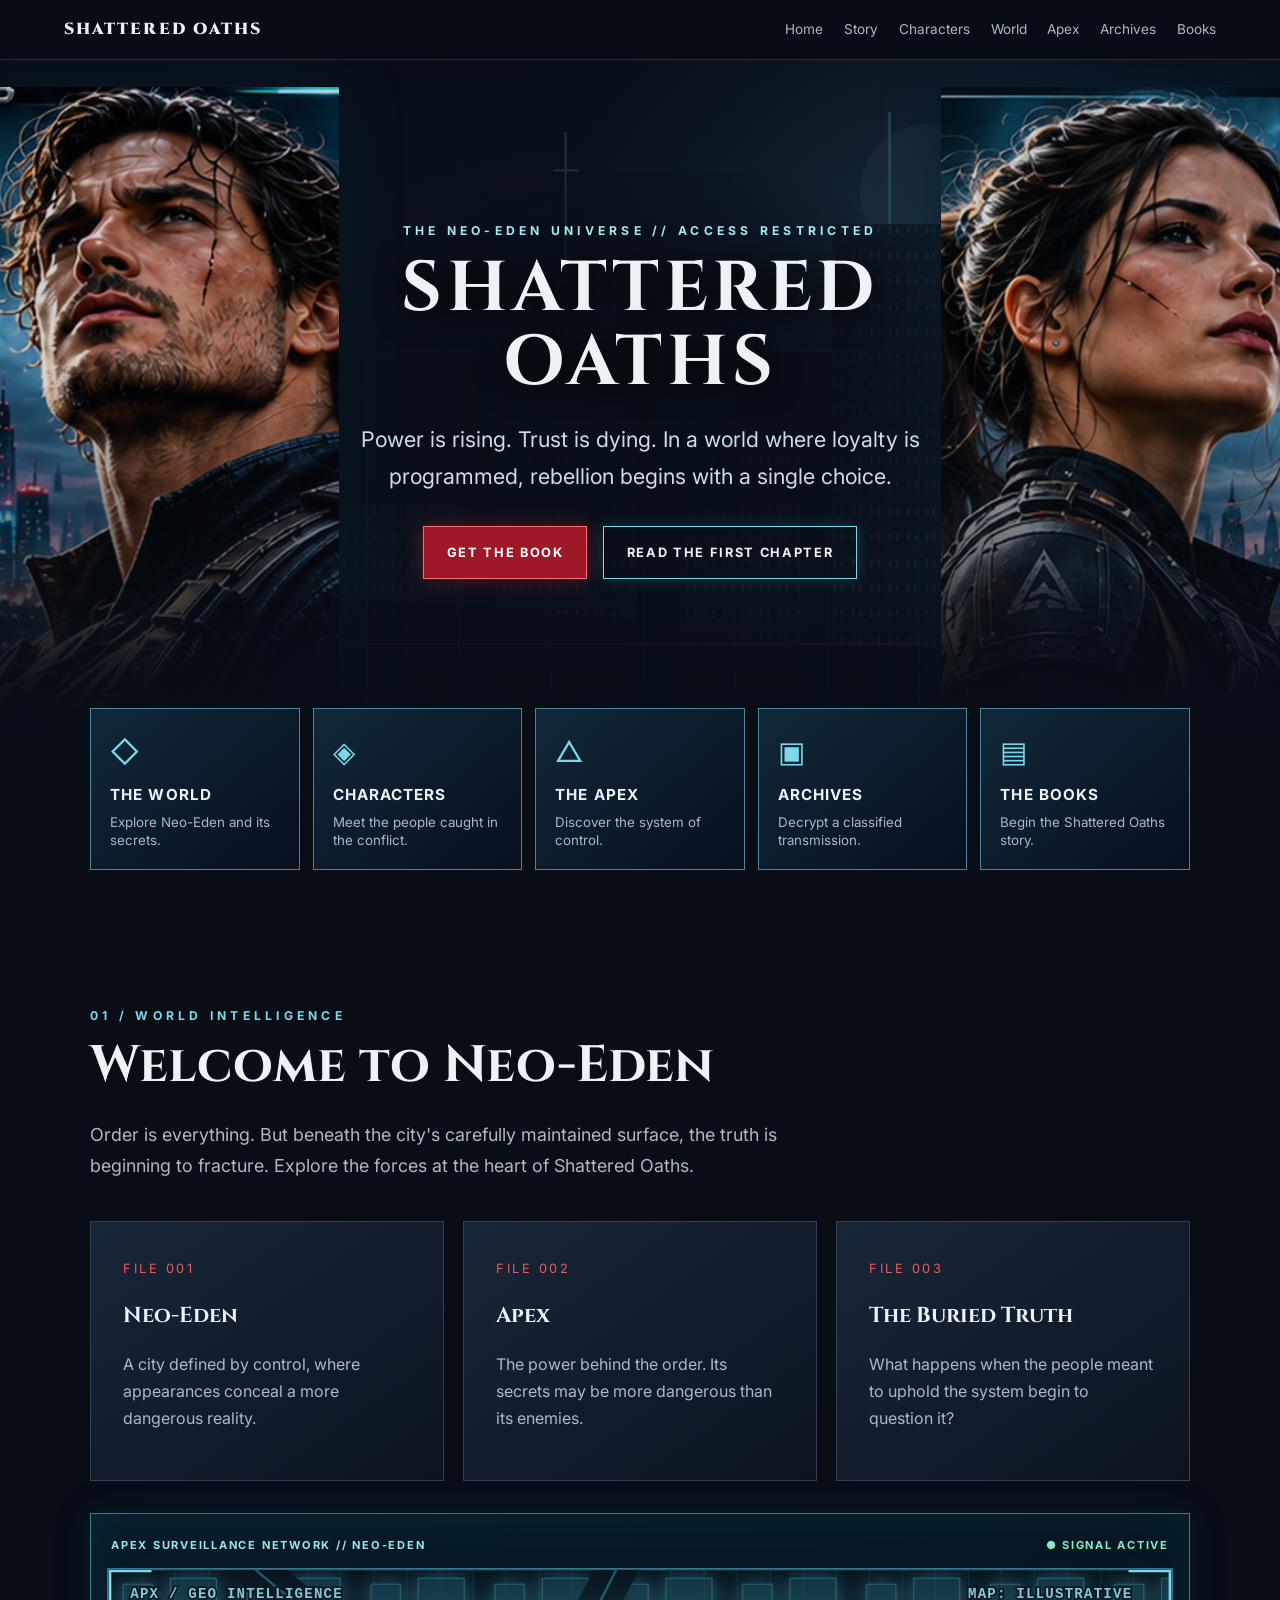
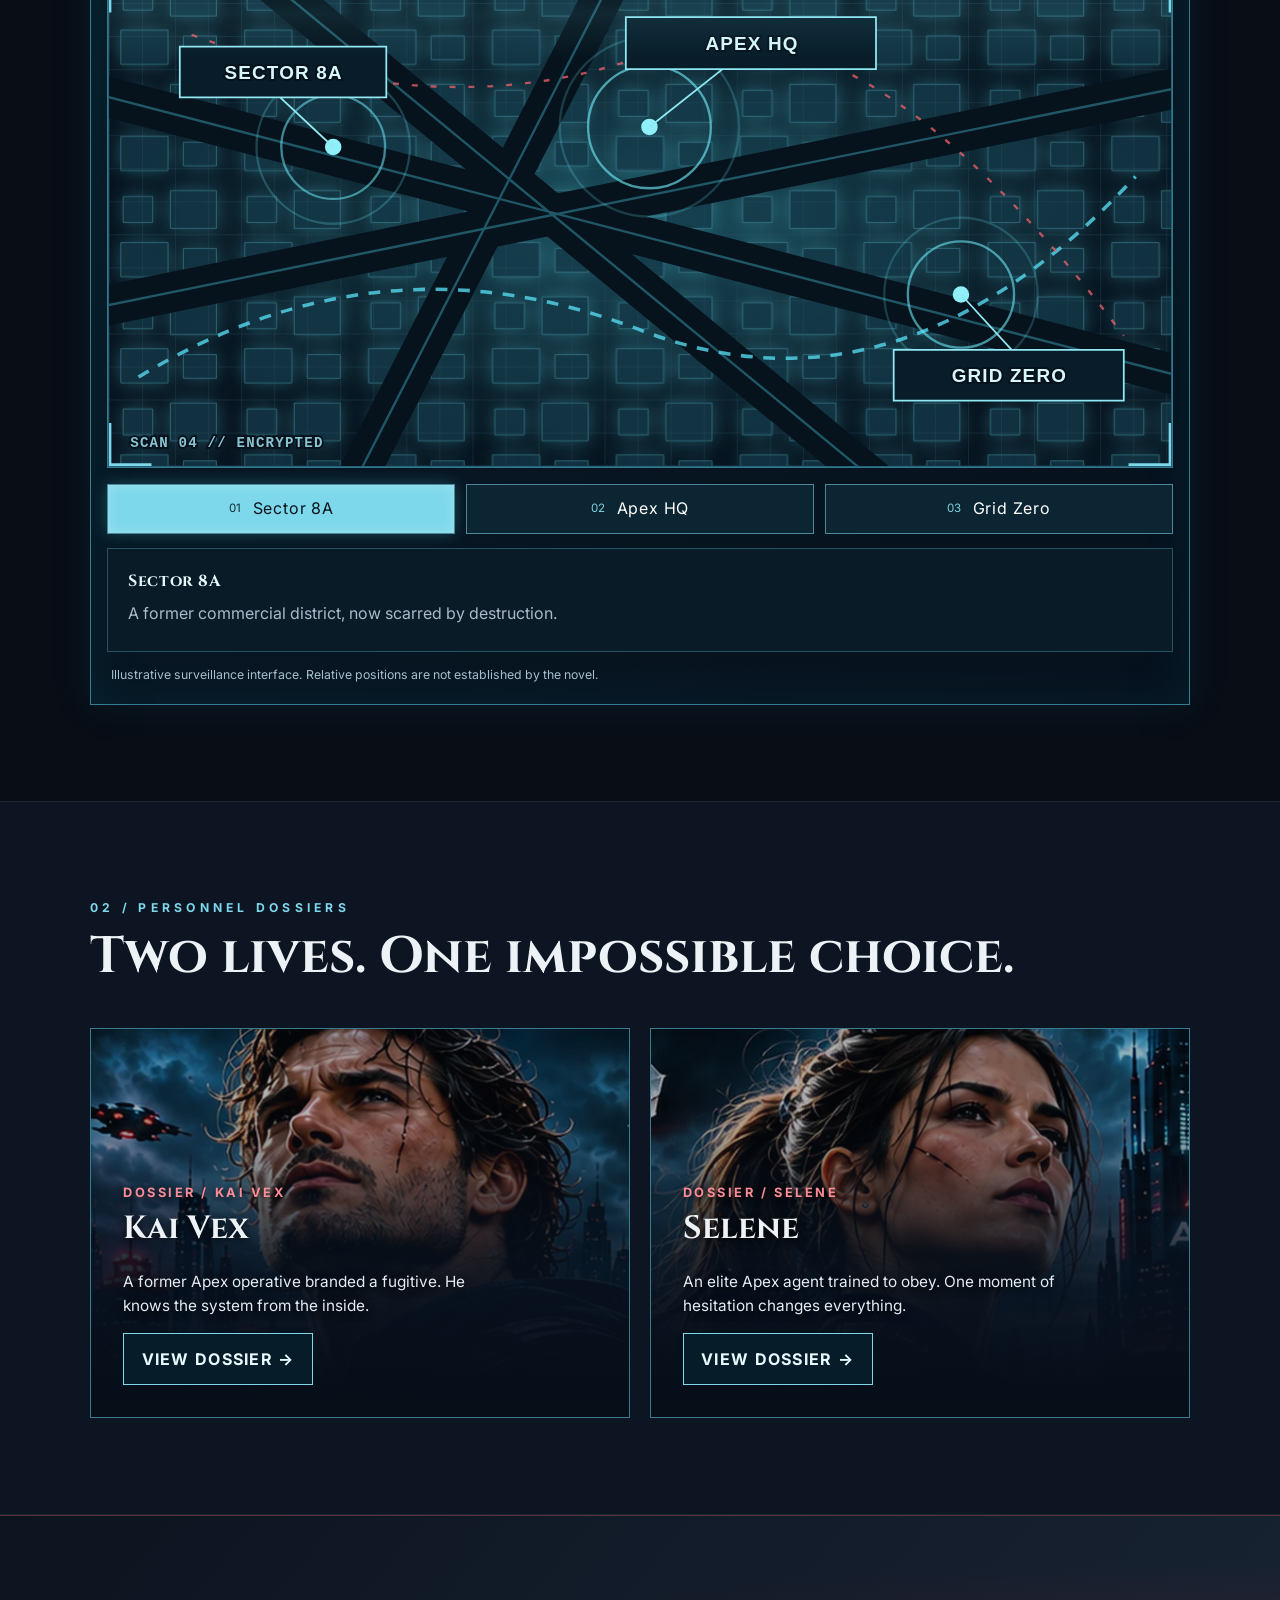
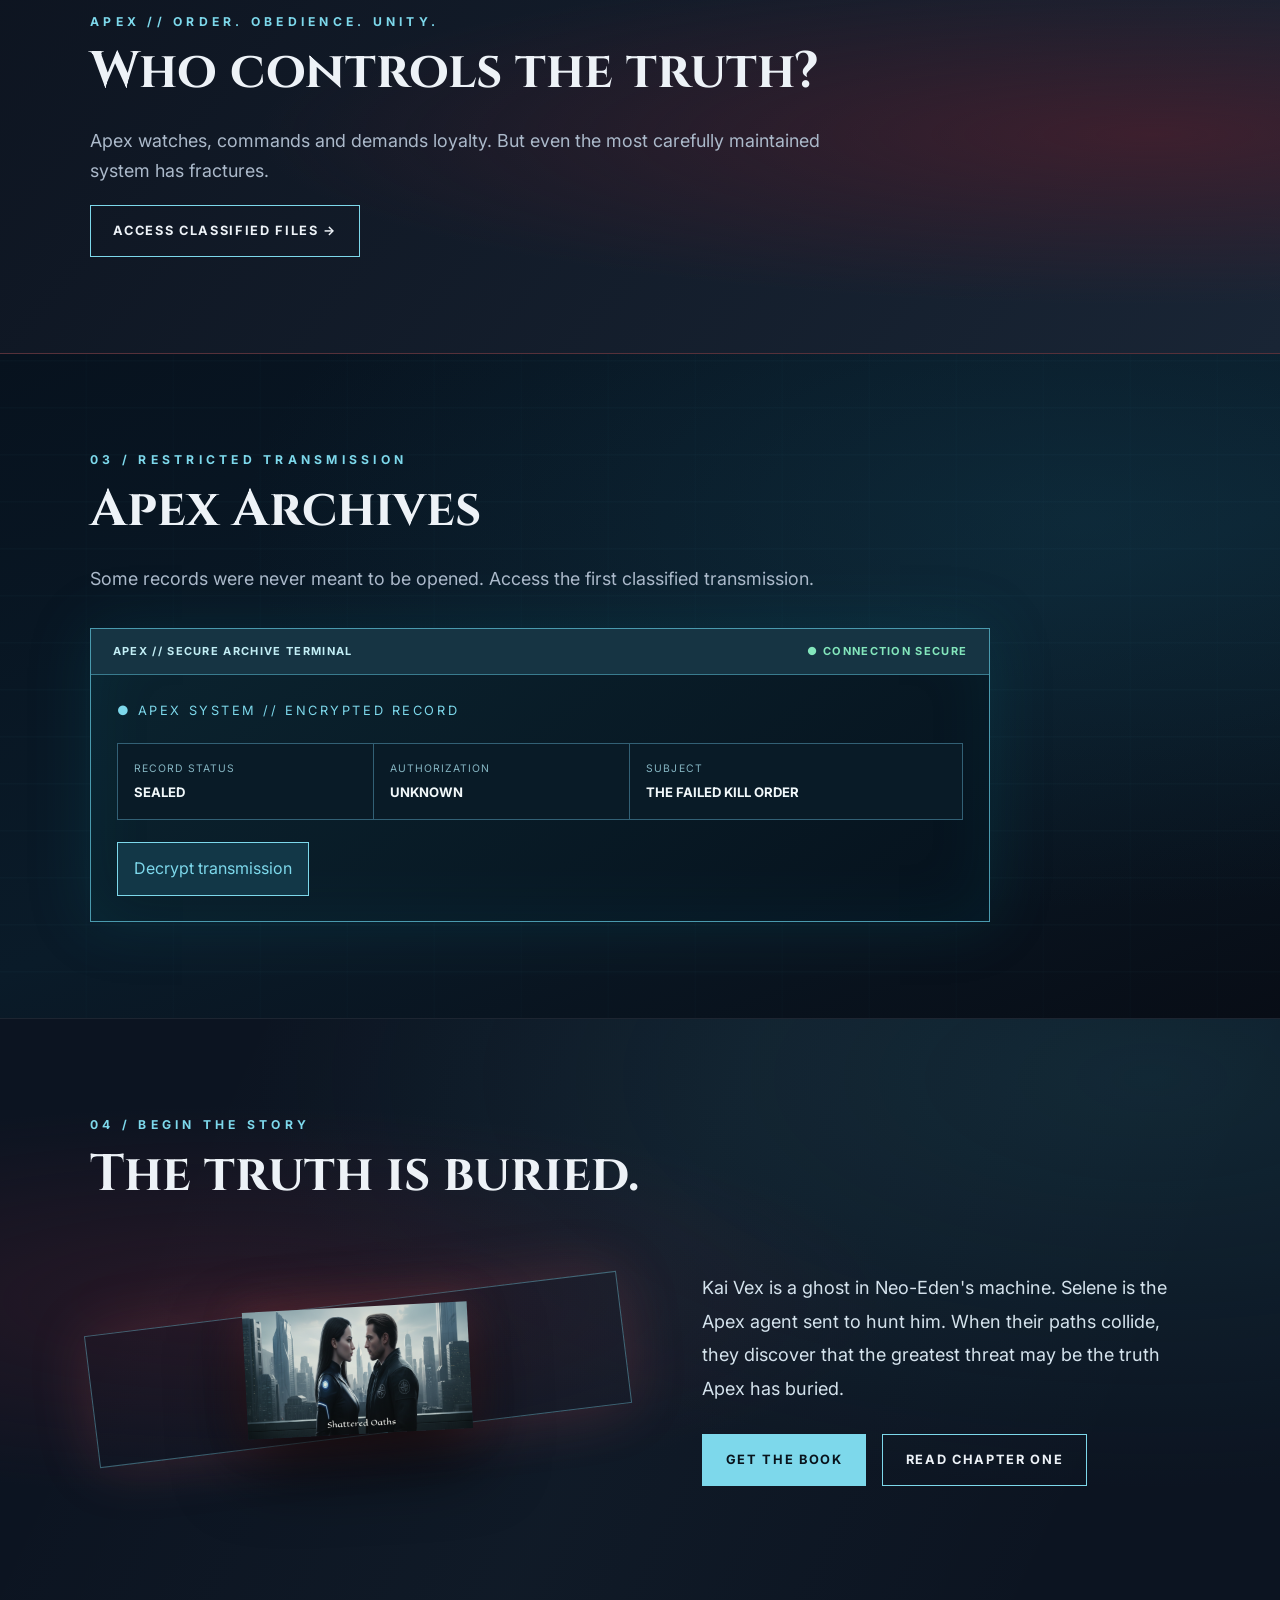
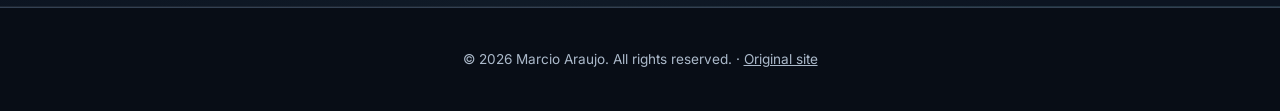
<file: index.html>
<!doctype html>
<html lang="en"><head><meta charset="utf-8"><meta name="viewport" content="width=device-width,initial-scale=1">
<meta name="description" content="Enter Neo-Eden. Explore the world, characters and secrets of Shattered Oaths, a dystopian thriller by Marcio Araujo."><meta name="theme-color" content="#080d16"><meta property="og:type" content="website"><meta property="og:title" content="Shattered Oaths | Enter Neo-Eden"><meta property="og:description" content="Power is rising. Trust is dying. Explore the Shattered Oaths universe.">
<title>Enter Neo-Eden | Shattered Oaths</title>
<link rel="preconnect" href="https://fonts.googleapis.com"><link rel="preconnect" href="https://fonts.gstatic.com" crossorigin>
<link href="https://fonts.googleapis.com/css2?family=Cinzel:wght@500;700;900&family=Inter:wght@400;500;600;700&display=swap" rel="stylesheet">
<style>
:root{color-scheme:dark;--ink:#080d16;--panel:#111b29;--line:#334052;--text:#edf2f7;--muted:#abb9ca;--cyan:#7dd8eb;--red:#e35e66}
*{box-sizing:border-box}html{scroll-behavior:smooth}body{margin:0;background:var(--ink);color:var(--text);font-family:Inter,Arial,sans-serif;line-height:1.7}a{color:inherit}button,input{font:inherit}button{cursor:pointer}a:focus-visible,button:focus-visible,input:focus-visible{outline:3px solid var(--cyan);outline-offset:4px}
.skip{position:absolute;left:-9999px}.skip:focus{left:1rem;top:1rem;z-index:99;background:#fff;color:#000;padding:.7rem}
header{position:sticky;top:0;z-index:10;background:#080d16ed;border-bottom:1px solid #ffffff20;backdrop-filter:blur(16px)}nav{max-width:1200px;margin:auto;display:flex;justify-content:space-between;align-items:center;gap:1rem;padding:1rem 1.5rem;flex-wrap:wrap}.brand{font-family:Cinzel,serif;font-weight:900;letter-spacing:.13em;text-decoration:none}nav .links{display:flex;gap:1.3rem;flex-wrap:wrap;font-size:.85rem}nav .links a{text-decoration:none;color:var(--muted)}nav .links a:hover{color:white}
.hero{min-height:85vh;display:grid;align-items:center;position:relative;overflow:hidden;background:linear-gradient(90deg,#080d16f2 0%,#080d16bc 48%,#080d1670 100%),url("assets/neo-eden-skyline.svg") center/cover no-repeat}.hero:after{content:"";position:absolute;inset:auto 0 0;height:180px;background:linear-gradient(transparent,var(--ink));pointer-events:none}.hero:before{content:"";position:absolute;inset:0;background:repeating-linear-gradient(90deg,transparent 0 90px,#8cdaed0c 91px 92px);mask-image:linear-gradient(transparent,#000)}.hero-inner{position:relative;max-width:1200px;width:100%;margin:auto;padding:6rem 1.5rem;display:grid;grid-template-columns:1.3fr .7fr;gap:4rem;align-items:center}.eyebrow{text-transform:uppercase;color:var(--cyan);font-size:.76rem;letter-spacing:.35em;font-weight:700}h1,h2,h3{font-family:Cinzel,serif;line-height:1.2}h1{font-size:clamp(3rem,7vw,6.8rem);letter-spacing:.06em;margin:.6rem 0}h2{font-size:clamp(2rem,4vw,3.4rem);margin:.5rem 0 1.5rem}h3{font-size:1.35rem}.lead{font-size:clamp(1.05rem,2vw,1.35rem);color:#d2dce8;max-width:620px}.actions{display:flex;gap:1rem;flex-wrap:wrap;margin-top:2rem}.btn{display:inline-block;text-decoration:none;border:1px solid var(--cyan);padding:.9rem 1.4rem;text-transform:uppercase;letter-spacing:.13em;font-weight:700;font-size:.8rem;background:transparent;color:var(--text)}.btn.primary{background:var(--cyan);color:#08131c}.btn:hover{filter:brightness(1.14)}.cover{position:relative;z-index:1;max-width:290px;width:100%;box-shadow:0 30px 100px #000b,0 0 80px #e35e6633;transform:rotate(2deg)}main section{padding:6rem 1.5rem}.wrap{max-width:1100px;margin:auto}.intro{max-width:760px;color:var(--muted);font-size:1.12rem}.grid{display:grid;grid-template-columns:repeat(3,minmax(0,1fr));gap:1.2rem;margin-top:2.5rem}.card{background:linear-gradient(145deg,#172637,#0d1420);border:1px solid var(--line);padding:2rem;min-height:230px}.card .num{color:var(--red);letter-spacing:.2em;font-size:.8rem}.card p{color:var(--muted)}.card{transition:transform .25s ease,border-color .25s ease}.card:hover{transform:translateY(-5px);border-color:#6aafbf}.card:focus-within{border-color:var(--cyan)}.alt{background:#0d1522;border-block:1px solid #ffffff12}.characters{grid-template-columns:repeat(2,minmax(0,1fr))}.character{min-height:320px;display:flex;flex-direction:column;justify-content:end;background:linear-gradient(145deg,#163044,#17141f)}.character:nth-child(2){background:linear-gradient(145deg,#38202b,#101b2b)}.character{position:relative;overflow:hidden;isolation:isolate}.character:before{content:"";position:absolute;inset:0;background:linear-gradient(0deg,#080d16 5%,#080d1633 65%),url("assets/character-dossiers.svg") left center/200% 100% no-repeat;z-index:-1}.character:nth-child(2):before{background-position:right center}.character h3,.character p,.character .num{position:relative;text-shadow:0 2px 8px #000}.map-panel{border:1px solid var(--line);background:#091521;padding:1rem;margin-top:2rem}.map-panel svg{display:block;width:100%;height:auto}.map-panel button{background:#0f2835;border:1px solid var(--cyan);color:white;padding:.65rem .9rem;margin:.35rem}.map-panel button[aria-pressed="true"]{background:var(--cyan);color:#08131c}.map-info{padding:1rem;border-top:1px solid var(--line);min-height:6rem}.map-info p{margin:.35rem 0;color:var(--muted)}.terminal{border:1px solid #467588;background:#07151d;padding:2rem;max-width:790px;box-shadow:0 0 70px #0b6b8430}.terminal .status{color:var(--cyan);letter-spacing:.2em;font-size:.8rem}.terminal p{color:#d2e7ee}.terminal button{background:transparent;color:var(--cyan);border:1px solid var(--cyan);padding:.75rem 1rem}.reveal{margin-top:1.2rem;padding:1.2rem;border-left:3px solid var(--red);background:#11202a}.hidden{display:none}.book{display:flex;align-items:center;gap:3rem;flex-wrap:wrap}.book img{width:210px;max-width:100%;box-shadow:0 20px 45px #0009}.book>div{flex:1;min-width:260px}.muted{color:var(--muted)}footer{text-align:center;padding:2.5rem 1rem;border-top:1px solid var(--line);color:var(--muted);font-size:.85rem}
@media(max-width:720px){.hero-inner{grid-template-columns:1fr;text-align:center;gap:2rem}.hero-inner .lead{margin-inline:auto}.actions{justify-content:center}.cover{max-width:190px}.grid,.characters{grid-template-columns:1fr}main section{padding:4rem 1.2rem}nav{justify-content:center}.brand{width:100%;text-align:center}}
@media(prefers-reduced-motion:reduce){html{scroll-behavior:auto}.card{transition:none}.card:hover{transform:none}}
.quick-nav{padding:0 1.5rem 2.5rem;margin-top:-2rem;position:relative;z-index:2}.quick-grid{display:grid;grid-template-columns:repeat(5,minmax(0,1fr));gap:.8rem}.quick-grid a{background:linear-gradient(140deg,#132a3bf0,#07111ff0);border:1px solid #4b8798;padding:1.2rem;min-height:155px;text-decoration:none;display:flex;flex-direction:column;gap:.3rem;transition:transform .2s,border-color .2s}.quick-grid a:hover{transform:translateY(-4px);border-color:#a5e7f3}.quick-grid span{font-size:1.8rem;color:var(--cyan)}.quick-grid strong{text-transform:uppercase;letter-spacing:.07em;font-size:.95rem}.quick-grid small{color:var(--muted);line-height:1.4}.apex-banner{background:radial-gradient(ellipse at 90% 50%,#5e1d2b88,transparent 55%),linear-gradient(130deg,#0d1420,#192535);border-block:1px solid #56313a}.hero{min-height:76vh}.hero-inner h1{font-size:clamp(3.5rem,8vw,7.5rem);text-shadow:0 4px 30px #000}.hero .cover{transform:none;box-shadow:0 30px 100px #000c,0 0 55px #e35e6655}.hero .btn.primary{background:#9e1827;border-color:#ff6b73;color:white;box-shadow:0 0 20px #ef334b55}.hero .btn:not(.primary){box-shadow:0 0 15px #3bd5ef35}.character{min-height:380px}@media(max-width:900px){.quick-grid{grid-template-columns:repeat(3,minmax(0,1fr))}}@media(max-width:720px){.quick-grid{grid-template-columns:repeat(2,minmax(0,1fr))}.quick-nav{margin-top:0}}@media(max-width:420px){.quick-grid{grid-template-columns:1fr}.quick-grid a{min-height:100px}}@media(prefers-reduced-motion:reduce){.quick-grid a{transition:none}.quick-grid a:hover{transform:none}}.hero-figure{position:absolute;top:4%;bottom:0;width:29%;background-image:linear-gradient(0deg,#080d16 2%,transparent 45%),url("assets/character-dossiers.svg");background-repeat:no-repeat;background-size:auto,200% 100%;opacity:.54;filter:drop-shadow(0 0 30px #061b28);pointer-events:none}.hero-kai{left:-5%;background-position:center,left center}.hero-selene{right:-5%;background-position:center,right center}.hero-inner{grid-template-columns:1fr 220px;gap:1rem;max-width:960px;z-index:1}.hero-inner>div:first-child{text-align:center}.hero-inner .lead{margin-inline:auto}.hero-inner .actions{justify-content:center}.hero-inner h1{font-size:clamp(3rem,6vw,6rem);line-height:1.05}.hero .cover{max-width:190px}.hero{min-height:680px}.dossier-button{align-self:start;background:#061c28;border:1px solid var(--cyan);color:#e7faff;padding:.7rem 1.1rem;text-transform:uppercase;letter-spacing:.08em;font-weight:700}.dossier-button:hover{background:#1c4857}.dossier-detail{margin-top:1rem;padding:1.5rem;background:#091b27;border:1px solid #457d8b}.dossier-detail p{color:var(--muted)}.map-panel{box-shadow:inset 0 0 65px #1a718029}.map-panel svg{background:radial-gradient(ellipse at 60% 50%,#164457,#06111e 75%);filter:drop-shadow(0 0 9px #1c778a33)}.map-panel svg rect:not(:first-child){filter:drop-shadow(0 0 8px #53bbce80)}@media(max-width:900px){.hero-figure{width:36%;opacity:.26}.hero-inner{grid-template-columns:1fr;max-width:740px}.hero .cover{display:none}.hero{min-height:560px}}@media(max-width:600px){.hero-figure{opacity:.14}.hero-inner h1{font-size:clamp(2.8rem,12vw,4.4rem)}.hero-inner{padding:4rem 1.2rem}.hero{min-height:520px}}.city-map{border:1px solid #246277;background:#06121c}.city-map text{font-weight:700;letter-spacing:1px;paint-order:stroke;stroke:#06111c;stroke-width:3px}.map-choice{transition:background-color .2s,box-shadow .2s}.map-choice:hover,.map-choice:focus-visible{box-shadow:0 0 16px #59d5e488}.map-choice[aria-pressed="true"]{box-shadow:0 0 18px #3bbdd988}.dossier-button:focus-visible{outline:3px solid #fff;outline-offset:3px}.character{border:1px solid #347a8d}.hero-inner .eyebrow{color:#a8eaf3}.hero .lead{max-width:600px}.quick-grid a:focus-visible{outline:3px solid var(--cyan);outline-offset:4px}body{overflow-x:hidden}@media(prefers-reduced-motion:reduce){.map-choice{transition:none}}.menu-toggle{display:none;background:#0c2230;border:1px solid var(--cyan);color:white;padding:.5rem .9rem}.links a{position:relative}.links a:hover:after,.links a:focus-visible:after{content:"";position:absolute;bottom:-.4rem;left:0;right:0;height:2px;background:var(--cyan)}section[id]{scroll-margin-top:95px}.hero-figure{background-color:transparent}.map-panel button{min-height:44px}.dossier-button{min-height:44px}@media(max-width:760px){nav{justify-content:space-between}.brand{width:auto;text-align:left}.menu-toggle{display:block}nav .links{display:none;width:100%;flex-direction:column;gap:0;padding:.4rem 0}nav .links.open{display:flex}nav .links a{padding:.65rem .3rem;border-bottom:1px solid #263746}.hero{min-height:560px}section[id]{scroll-margin-top:80px}}@media(max-width:420px){.brand{font-size:.83rem}.menu-toggle{font-size:.8rem}.map-panel{padding:.6rem}.map-panel button{width:100%;margin:.3rem 0}}.hero-inner h1{text-wrap:balance}.hero-inner .actions{justify-content:center}.hero-figure{isolation:isolate}.character{overflow:hidden}.character:before{pointer-events:none}@media(max-width:760px){.hero-figure{width:48%;top:10%;opacity:.20}.hero-inner{position:relative;z-index:2}}/* Realistic portraits now stored in the repository. */
.hero-kai{background-image:linear-gradient(0deg,#080d16 2%,transparent 55%),url("assets/kai-vex-portrait.webp");background-position:center,center 24%;background-size:auto,cover}
.hero-selene{background-image:linear-gradient(0deg,#080d16 2%,transparent 55%),url("assets/selene-portrait.webp");background-position:center,center 24%;background-size:auto,cover}
.character:first-child:before{background-image:linear-gradient(0deg,#080d16 5%,#080d1633 65%),url("assets/kai-vex-portrait.webp");background-position:center,center 25%;background-size:auto,cover}
.character:nth-child(2):before{background-image:linear-gradient(0deg,#080d16 5%,#080d1633 65%),url("assets/selene-portrait.webp");background-position:center,center 25%;background-size:auto,cover}
@media(min-width:901px){.hero-figure{width:31%;opacity:.8}.hero-kai{left:-2%}.hero-selene{right:-2%}.hero-inner{max-width:860px;grid-template-columns:1fr;justify-items:center}.hero-inner>div:last-child{display:none}.hero-inner>div:first-child{padding:2.5rem 0;background:radial-gradient(ellipse,#080d16c7 0%,#080d1650 55%,transparent 75%)}}
@media(max-width:900px){.hero-figure{opacity:.38}}
@media(max-width:600px){.hero-figure{width:55%;opacity:.22}.hero-kai{left:-17%}.hero-selene{right:-17%}}

/* Mobile-first cinematic hero and reliable sticky navigation. */
header{z-index:50}
@media(max-width:760px){
  header nav{padding:.75rem 1rem;min-height:58px;flex-wrap:nowrap}
  header .brand{font-size:.84rem;white-space:nowrap}
  .menu-toggle{min-height:40px;flex-shrink:0}
  nav .links{position:absolute;top:100%;left:0;right:0;width:auto;padding:.5rem 1rem 1rem;background:#08121ef7;border-bottom:1px solid #4b8798;box-shadow:0 20px 35px #0009;max-height:calc(100dvh - 60px);overflow-y:auto}
  nav .links.open{display:flex}
  section[id],#top{scroll-margin-top:76px}
  .hero{min-height:650px;min-height:min(740px,calc(100svh - 58px));display:flex;align-items:flex-end;isolation:isolate;background-position:center;background-size:cover}
  .hero:before{z-index:1;opacity:.4}
  .hero:after{height:70%;z-index:1;background:linear-gradient(0deg,#080d16 1%,#080d16ed 25%,#080d1670 65%,transparent 100%)}
  .hero-figure{top:0;bottom:auto;height:72%;width:59%;opacity:.9;filter:none;background-repeat:no-repeat;background-size:auto,cover}
  .hero-kai{left:-5%;background-position:center,58% 22%;mask-image:linear-gradient(90deg,#000 65%,transparent 100%)}
  .hero-selene{right:-5%;background-position:center,40% 22%;mask-image:linear-gradient(270deg,#000 65%,transparent 100%)}
  .hero-inner{z-index:3;display:block;padding:0 1.15rem 3rem;max-width:560px}
  .hero-inner>div:first-child{padding:0;background:none}
  .hero-inner .eyebrow{font-size:.61rem;letter-spacing:.19em;line-height:1.5}
  .hero-inner h1{font-size:clamp(2.65rem,11vw,4.6rem);line-height:1.04;margin:.65rem 0;text-shadow:0 3px 18px #000,0 0 38px #000}
  .hero-inner .lead{font-size:.95rem;line-height:1.55;max-width:390px;margin:.85rem auto 0;color:#eef4fa;text-shadow:0 2px 12px #000}
  .hero-inner .actions{gap:.7rem;margin-top:1.4rem}
  .hero-inner .btn{padding:.8rem 1rem;font-size:.68rem;letter-spacing:.07em}
  .quick-nav{padding-top:1.2rem}
  #characters h2{font-size:clamp(1.7rem,6.5vw,2.7rem);overflow-wrap:normal}
}
@media(max-width:420px){
  .hero{min-height:590px;min-height:max(590px,calc(100svh - 58px))}
  .hero-figure{height:65%;width:64%}
  .hero-kai{left:-10%}
  .hero-selene{right:-10%}
  .hero-inner{padding-bottom:2.4rem}
  .hero-inner h1{font-size:clamp(2.35rem,11vw,3.2rem)}
  .hero-inner .actions{flex-direction:column;align-items:center}
  .hero-inner .actions .btn{min-width:190px;text-align:center}
}

/* Portrait composition, readable dossiers and classified-file presentation. */
@media(min-width:901px){
 .hero-figure{width:28%;opacity:.83}
 .hero-kai{left:-1.5%}.hero-selene{right:-1.5%}
 .hero-inner{max-width:790px}
 .hero-inner>div:first-child{padding:3rem 1.5rem;background:radial-gradient(ellipse,#080d16e8 0%,#080d16b8 45%,transparent 78%)}
 .hero-inner h1{font-size:clamp(3.7rem,5.5vw,5.8rem)}
}
.character{padding:2rem;min-height:390px;border-color:#397c90}
.character:after{content:"";position:absolute;inset:0;z-index:-1;pointer-events:none;background:linear-gradient(0deg,#060e18f5 0%,#07111edb 32%,#07111e22 78%)}
.character h3{font-size:clamp(1.45rem,2.5vw,2rem);margin:.4rem 0}
.character p{max-width:39ch;color:#e3edf5;line-height:1.55;font-size:.96rem}
.character .num{color:#ff8c97;font-weight:700}
.dossier-button{position:relative;z-index:1}
.dossier-detail{position:relative;overflow:hidden;border:1px solid #6ebdd1;background:linear-gradient(145deg,#0b2330,#08131f);padding:1.7rem 2rem;box-shadow:inset 0 0 45px #0b7b9b19,0 12px 35px #0005}
.dossier-detail:before{content:"APEX // RESTRICTED PERSONNEL FILE";display:block;color:#7dd8eb;font-size:.7rem;font-weight:700;letter-spacing:.2em;margin-bottom:1.1rem}
.dossier-detail:after{content:"CLASSIFIED";position:absolute;right:-2rem;top:1.2rem;transform:rotate(25deg);border:1px solid #e35e6680;color:#ff8c97;padding:.3rem 2.4rem;font-size:.65rem;letter-spacing:.22em;opacity:.7;pointer-events:none}
.dossier-detail strong{display:block;font-family:Cinzel,serif;font-size:clamp(1.25rem,2.5vw,1.75rem);letter-spacing:.04em;padding-right:5rem}
.dossier-detail p{max-width:70ch;font-size:1rem;line-height:1.7;color:#d6e7ef;margin-bottom:0}
@media(max-width:760px){
 .character{min-height:400px;padding:1.35rem}
 .character p{font-size:.95rem}
 .dossier-detail{padding:1.3rem}
 .dossier-detail:after{opacity:.35}
 .dossier-detail strong{padding-right:2rem}
}

/* Classified Neo-Eden surveillance display. */
.map-panel{padding:1rem;background:linear-gradient(145deg,#071b27,#06111d);border:1px solid #367d91;box-shadow:0 0 35px #0c5d7430,inset 0 0 45px #0d688025}
.map-topline{display:flex;justify-content:space-between;gap:1rem;flex-wrap:wrap;color:#9ce4ef;letter-spacing:.16em;font-size:.69rem;font-weight:700;padding:.35rem .25rem .85rem}
.map-live{color:#85efc4;white-space:nowrap}
.map-stage{position:relative;overflow:hidden;border:1px solid #34788d;background:#06121d}
.map-stage .city-map{display:block;width:100%;height:auto;background:none;filter:none}
.map-scanline{position:absolute;left:0;right:0;top:0;height:18%;pointer-events:none;background:linear-gradient(transparent,#74e5f018,transparent);animation:surveillance-scan 9s linear infinite}
@keyframes surveillance-scan{from{transform:translateY(-100%)}to{transform:translateY(650%)}}
.map-controls{display:grid;grid-template-columns:repeat(3,minmax(0,1fr));gap:.65rem;margin-top:1rem}
.map-controls .map-choice{margin:0;width:100%;min-height:48px;text-align:left;display:flex;gap:.65rem;align-items:center;justify-content:center;background:#0c2532;border-color:#4b8999;letter-spacing:.05em}
.map-controls .map-choice span{color:#81cfe1;font-size:.72rem}
.map-controls .map-choice[aria-pressed=true] span{color:#102b34}
.map-info{margin-top:.9rem;background:#081b27;border:1px solid #285365;padding:1.1rem 1.25rem;min-height:90px}
.map-info strong{font-family:Cinzel,serif;color:#e7faff;letter-spacing:.04em}
.map-disclaimer{font-size:.77rem;color:#a5bfcc;line-height:1.5;margin:.9rem .25rem .2rem}
@media(max-width:600px){.map-panel{padding:.65rem}.map-topline{font-size:.56rem;letter-spacing:.09em}.map-controls{grid-template-columns:1fr;gap:.45rem}.map-controls .map-choice{justify-content:flex-start;padding:.65rem .85rem}.map-info{padding:1rem}.map-stage .city-map{min-height:170px;object-fit:cover}}
@media(prefers-reduced-motion:reduce){.map-scanline{animation:none;display:none}}

/* Cinematic finish: subtle motion, tactile interactions, and accessible fallbacks. */
.hero{background-attachment:scroll}
.hero:before{animation:hero-grid-drift 24s ease-in-out infinite alternate}
.hero-figure{transition:opacity .65s ease,filter .65s ease;will-change:auto}
.hero .eyebrow{animation:hero-arrive .8s ease-out both}
.hero h1{animation:hero-arrive .95s .12s ease-out both}
.hero .lead{animation:hero-arrive .95s .25s ease-out both}
.hero .actions{animation:hero-arrive .95s .38s ease-out both}
@keyframes hero-arrive{from{opacity:0;transform:translateY(16px)}to{opacity:1;transform:translateY(0)}}
@keyframes hero-grid-drift{from{opacity:.35;transform:translateX(-8px)}to{opacity:.65;transform:translateX(8px)}}
.btn,.dossier-button,.terminal button,.map-controls .map-choice,.menu-toggle{transition:background-color .2s ease,border-color .2s ease,box-shadow .2s ease,transform .2s ease}
.btn:hover,.dossier-button:hover,.terminal button:hover{transform:translateY(-2px);box-shadow:0 5px 24px #2cc4df33}
.btn:active,.dossier-button:active,.terminal button:active,.map-controls .map-choice:active{transform:translateY(1px)}
.map-controls .map-choice:hover{border-color:#9feeff;box-shadow:0 0 16px #54d9ee38}
.map-controls .map-choice[aria-pressed=true]{box-shadow:inset 0 0 12px #fff4,0 0 16px #54d9ee44}
.dossier-detail:not(.hidden),.reveal:not(.hidden){animation:classified-reveal .35s ease-out both}
@keyframes classified-reveal{from{opacity:0;transform:translateY(8px)}to{opacity:1;transform:translateY(0)}}
.quick-grid a{position:relative;overflow:hidden}
.quick-grid a:before{content:"";position:absolute;inset:0;background:linear-gradient(110deg,transparent 30%,#9debf00d 50%,transparent 70%);transform:translateX(-120%);transition:transform .6s ease;pointer-events:none}
.quick-grid a:hover:before,.quick-grid a:focus-visible:before{transform:translateX(120%)}
@media(hover:none){.quick-grid a:hover,.card:hover,.btn:hover,.dossier-button:hover,.terminal button:hover{transform:none}}
@media(prefers-reduced-motion:reduce){
 .hero:before,.hero .eyebrow,.hero h1,.hero .lead,.hero .actions,.dossier-detail:not(.hidden),.reveal:not(.hidden){animation:none!important;transform:none!important;opacity:1!important}
 .btn,.dossier-button,.terminal button,.map-controls .map-choice,.menu-toggle,.hero-figure,.quick-grid a:before{transition:none!important}
 .quick-grid a:before{display:none}
}

/* Final mobile layout corrections and cinematic closing sections. */
html{scroll-padding-top:110px}
#top,section[id]{scroll-margin-top:110px}
#archives{position:relative;isolation:isolate;background:radial-gradient(ellipse at 85% 25%,#15485b55,transparent 55%),linear-gradient(160deg,#07121e,#0a1b29 55%,#080d16)}
#archives:before{content:"";position:absolute;inset:0;z-index:-1;pointer-events:none;opacity:.25;background:repeating-linear-gradient(0deg,transparent 0 45px,#6bd8ed16 46px 47px),repeating-linear-gradient(90deg,transparent 0 85px,#6bd8ed0b 86px 87px)}
#archives .wrap{position:relative}
#archives .terminal{max-width:900px;margin-top:2.1rem;padding:0;background:linear-gradient(145deg,#0b2430,#06121d);border-color:#4a9aae;box-shadow:0 0 60px #0c80912b,inset 0 0 65px #0b78951b;overflow:hidden}
.terminal-chrome{display:flex;justify-content:space-between;gap:.6rem;flex-wrap:wrap;padding:.8rem 1.35rem;background:#163443;border-bottom:1px solid #397b8e;font-size:.69rem;letter-spacing:.12em;font-weight:700;color:#c2eef5}
.terminal-indicator{color:#83e6bc}
#archives .terminal>.status{padding:1.6rem 1.6rem .6rem}
.record-meta{display:grid;grid-template-columns:1fr 1fr 1.3fr;gap:1px;background:#326075;margin:.7rem 1.6rem 1.4rem;border:1px solid #326075}
.record-meta>div{background:#091b27;padding:1rem;min-width:0}
.record-meta small{display:block;color:#85b5c2;letter-spacing:.1em;font-size:.65rem}
.record-meta strong{display:block;color:#f1f8fa;font-size:.82rem;line-height:1.5;margin-top:.35rem;overflow-wrap:anywhere}
#archives .terminal>button{margin:0 1.6rem 1.6rem;min-height:46px;background:#123747}
#archives .terminal>.reveal{margin:0 1.6rem 1.6rem}
#book{position:relative;isolation:isolate;overflow:hidden;background:radial-gradient(ellipse at 18% 48%,#4c1c2c6b,transparent 45%),radial-gradient(ellipse at 90% 10%,#1c52604d,transparent 55%),#0c1421}
#book:before{content:"";position:absolute;inset:0;z-index:-1;pointer-events:none;background:linear-gradient(115deg,transparent 15%,#86d9e808 50%,transparent 85%)}
#book .book-shell{position:relative}
#book .book{gap:clamp(2rem,6vw,5rem);padding:1.5rem 0}
.book-cover-frame{flex:0 0 265px;min-width:0;display:flex;justify-content:center;align-items:center;position:relative;padding:1.5rem}
.book-cover-frame:before{content:"";position:absolute;inset:12% 0;border:1px solid #7dd8eb66;transform:rotate(-7deg);box-shadow:0 0 60px #e35e6633;pointer-events:none}
#book .book img{position:relative;z-index:1;width:225px;max-width:100%;box-shadow:0 28px 70px #000c,0 0 40px #e35e6640;transform:rotate(-3deg)}
#book .book-copy{flex:1;min-width:0}
#book .book-copy .intro{color:#d4e2ec;font-size:1.13rem;line-height:1.85}
#book .actions{margin-top:1.8rem}
@media(max-width:760px){
 html{scroll-padding-top:105px}
 #top,section[id]{scroll-margin-top:105px}
 .hero{height:auto;min-height:0;display:block;padding-top:clamp(245px,47svh,370px);background-position:center}
 .hero-figure{height:clamp(275px,53svh,410px);width:57%;top:0;opacity:.92}
 .hero:after{height:78%;background:linear-gradient(0deg,#080d16 1%,#080d16f2 25%,#080d1699 57%,transparent 100%)}
 .hero-inner{padding:0 1.15rem 2.2rem}
 .hero-inner h1{position:relative;z-index:2;text-shadow:0 4px 16px #000,0 0 35px #000}
 .hero-inner .eyebrow{position:relative;z-index:2}
 .hero-inner .actions{margin-bottom:0}
 .quick-nav{padding-top:1rem}
 #archives .terminal{margin-top:1.5rem}
 .record-meta{grid-template-columns:1fr;margin:.6rem 1rem 1.2rem}
 .record-meta>div{padding:.8rem 1rem}
 #archives .terminal>.status{padding:1.2rem 1rem .4rem}
 #archives .terminal>button{margin:0 1rem 1.2rem}
 #archives .terminal>.reveal{margin:0 1rem 1.2rem}
 .terminal-chrome{padding:.8rem 1rem;font-size:.61rem}
 #book .book{flex-direction:column;gap:1rem;padding:.6rem 0}
 .book-cover-frame{flex:auto;width:min(260px,100%);padding:1.3rem}
 #book .book img{width:190px}
 #book .book-copy{text-align:center}
 #book .book-copy .intro{font-size:1rem;line-height:1.7}
 #book .actions{justify-content:center}
}
@media(max-width:420px){
 .hero{min-height:0;padding-top:clamp(225px,42svh,315px)}
 .hero-figure{height:clamp(255px,48svh,350px);width:60%}
 .hero-inner{padding-bottom:2rem}
 .hero-inner h1{font-size:clamp(2.4rem,11vw,3.25rem)}
}
@media(prefers-reduced-motion:reduce){#book .book img{transition:none}}
</style></head>
<body><a class="skip" href="#main">Skip to content</a><header><nav aria-label="Main navigation"><a class="brand" href="#top">SHATTERED OATHS</a><button class="menu-toggle" type="button" aria-expanded="false" aria-controls="primary-links">☰ Menu</button><div class="links" id="primary-links"><a href="#top">Home</a><a href="#story">Story</a><a href="#characters">Characters</a><a href="#world">World</a><a href="#apex">Apex</a><a href="#archives">Archives</a><a href="#book">Books</a></div></nav></header>
<main id="main"><div class="hero" id="top"><div class="hero-figure hero-kai" aria-hidden="true"></div><div class="hero-figure hero-selene" aria-hidden="true"></div><div class="hero-inner"><div><div class="eyebrow">The Neo-Eden Universe // Access Restricted</div><h1>SHATTERED<br>OATHS</h1><p class="lead">Power is rising. Trust is dying. In a world where loyalty is programmed, rebellion begins with a single choice.</p><div class="actions"><a class="btn primary" href="https://books2read.com/ShatteredOaths" target="_blank" rel="noopener noreferrer">Get the book</a><a class="btn" href="https://drive.google.com/file/d/1YFESrj3gQ0oxcV_wt1xJbCTm7XMi0b2G/view?usp=sharing" target="_blank" rel="noopener noreferrer">Read the first chapter</a></div></div><div><img class="cover" src="cover.jpg.png" alt="Cover of Shattered Oaths by Marcio Araujo" width="400"></div></div></div>
<section id="story" class="quick-nav"><div class="wrap"><div class="quick-grid"><a href="#world"><span>◇</span><strong>The World</strong><small>Explore Neo-Eden and its secrets.</small></a><a href="#characters"><span>◈</span><strong>Characters</strong><small>Meet the people caught in the conflict.</small></a><a href="#apex"><span>△</span><strong>The Apex</strong><small>Discover the system of control.</small></a><a href="#archives"><span>▣</span><strong>Archives</strong><small>Decrypt a classified transmission.</small></a><a href="#book"><span>▤</span><strong>The Books</strong><small>Begin the Shattered Oaths story.</small></a></div></div></section><section id="world"><div class="wrap"><div class="eyebrow">01 / World intelligence</div><h2>Welcome to Neo-Eden</h2><p class="intro">Order is everything. But beneath the city's carefully maintained surface, the truth is beginning to fracture. Explore the forces at the heart of Shattered Oaths.</p><div class="grid"><article class="card"><span class="num">FILE 001</span><h3>Neo-Eden</h3><p>A city defined by control, where appearances conceal a more dangerous reality.</p></article><article class="card"><span class="num">FILE 002</span><h3>Apex</h3><p>The power behind the order. Its secrets may be more dangerous than its enemies.</p></article><article class="card"><span class="num">FILE 003</span><h3>The Buried Truth</h3><p>What happens when the people meant to uphold the system begin to question it?</p></article></div><div class="map-panel"><div class="map-topline"><span>APEX SURVEILLANCE NETWORK // NEO-EDEN</span><span class="map-live">● SIGNAL ACTIVE</span></div><div class="map-stage"><svg class="city-map" viewBox="0 0 900 420" role="img" aria-label="Illustrative classified Neo-Eden surveillance display showing Sector 8A, Apex Headquarters, and Command Grid Zero. Select locations using the buttons beneath the map."><defs><pattern id="grid" width="28" height="28" patternUnits="userSpaceOnUse"><path d="M28 0H0V28" fill="none" stroke="#2b5365" stroke-width=".8"/></pattern><pattern id="blocks" width="105" height="90" patternUnits="userSpaceOnUse"><path d="M12 12h25v22H12zM52 7h39v32H52zM10 51h40v29H10zM63 56h28v20H63z" fill="#153b4b" stroke="#3b8192" stroke-width=".8"/></pattern><radialGradient id="scanGlow"><stop stop-color="#1e6778" stop-opacity=".5"/><stop offset="1" stop-color="#06121d" stop-opacity="0"/></radialGradient><filter id="mapGlow"><feGaussianBlur stdDeviation="5"/></filter></defs><rect width="900" height="420" fill="#06121d"/><rect width="900" height="420" fill="url(#scanGlow)"/><rect width="900" height="420" fill="url(#blocks)" opacity=".75"/><rect width="900" height="420" fill="url(#grid)" opacity=".65"/><path d="M-30 290L930 95M100 -20L670 450M-30 100L930 350M440 -20L200 450" fill="none" stroke="#06131d" stroke-width="34"/><path d="M-30 290L930 95M100 -20L670 450M-30 100L930 350M440 -20L200 450" fill="none" stroke="#2b7487" stroke-width="2" opacity=".7"/><path d="M25 345Q230 220 450 305T870 175" fill="none" stroke="#56d7ed" stroke-width="3" stroke-dasharray="10 9" opacity=".8"/><path d="M70 55Q290 135 460 70T860 310" fill="none" stroke="#e35e66" stroke-width="2" stroke-dasharray="5 11" opacity=".8"/><g fill="none" stroke="#6ce4f2" stroke-width="2"><circle cx="190" cy="150" r="44" opacity=".55"/><circle cx="190" cy="150" r="65" opacity=".23"/><circle cx="458" cy="133" r="52" opacity=".65"/><circle cx="458" cy="133" r="76" opacity=".2"/><circle cx="722" cy="275" r="45" opacity=".6"/><circle cx="722" cy="275" r="65" opacity=".2"/></g><g fill="#8ff0fa"><circle cx="190" cy="150" r="7"/><circle cx="458" cy="133" r="7"/><circle cx="722" cy="275" r="7"/></g><g stroke="#91e8f3" stroke-width="1.5" fill="#081c29"><path d="M190 150L145 108H60V65H235V108H145"/><path d="M458 133L520 84H650V40H438V84H520"/><path d="M722 275L765 322H860V365H665V322H765"/></g><g fill="#d8f7fa" font-size="16" font-family="Arial,sans-serif" letter-spacing="2" text-anchor="middle"><text x="148" y="92">SECTOR 8A</text><text x="545" y="68">APEX HQ</text><text x="763" y="349">GRID ZERO</text></g><g fill="#8ac4d0" font-size="12" font-family="monospace"><text x="18" y="24">APX / GEO INTELLIGENCE</text><text x="18" y="404">SCAN 04 // ENCRYPTED</text><text x="728" y="24">MAP: ILLUSTRATIVE</text></g><path d="M0 0h36M0 0v36M900 0h-36M900 0v36M0 420h36M0 420v-36M900 420h-36M900 420v-36" fill="none" stroke="#7dd8eb" stroke-width="4"/></svg><div class="map-scanline" aria-hidden="true"></div></div><div class="map-controls" role="group" aria-label="Explore locations"><button type="button" class="map-choice" data-location="sector" aria-pressed="true"><span>01</span> Sector 8A</button><button type="button" class="map-choice" data-location="apex" aria-pressed="false"><span>02</span> Apex HQ</button><button type="button" class="map-choice" data-location="zero" aria-pressed="false"><span>03</span> Grid Zero</button></div><div id="map-info" class="map-info" aria-live="polite"><strong>Sector 8A</strong><p>A former commercial district, now scarred by destruction.</p></div><p class="map-disclaimer">Illustrative surveillance interface. Relative positions are not established by the novel.</p></div></div></section>
<section id="characters" class="alt"><div class="wrap"><div class="eyebrow">02 / Personnel dossiers</div><h2>Two lives. One impossible choice.</h2><div class="grid characters"><article class="card character"><span class="num">DOSSIER / KAI VEX</span><h3>Kai Vex</h3><p>A former Apex operative branded a fugitive. He knows the system from the inside.</p><button type="button" class="dossier-button" data-dossier="kai" aria-expanded="false" aria-controls="dossier-detail">View dossier →</button></article><article class="card character"><span class="num">DOSSIER / SELENE</span><h3>Selene</h3><p>An elite Apex agent trained to obey. One moment of hesitation changes everything.</p><button type="button" class="dossier-button" data-dossier="selene" aria-expanded="false" aria-controls="dossier-detail">View dossier →</button></article></div><div id="dossier-detail" class="dossier-detail hidden" aria-live="polite"><strong id="dossier-name"></strong><p id="dossier-description"></p></div></div></section>
<section id="apex" class="apex-banner"><div class="wrap"><div class="eyebrow">Apex // Order. Obedience. Unity.</div><h2>Who controls the truth?</h2><p class="intro">Apex watches, commands and demands loyalty. But even the most carefully maintained system has fractures.</p><a class="btn" href="#archives">Access classified files →</a></div></section><section id="archives"><div class="wrap"><div class="eyebrow">03 / Restricted transmission</div><h2>Apex Archives</h2><p class="intro">Some records were never meant to be opened. Access the first classified transmission.</p><div class="terminal"><div class="terminal-chrome"><span>APEX // SECURE ARCHIVE TERMINAL</span><span class="terminal-indicator">● CONNECTION SECURE</span></div><div class="status">● APEX SYSTEM // ENCRYPTED RECORD</div><div class="record-meta"><div><small>RECORD STATUS</small><strong>SEALED</strong></div><div><small>AUTHORIZATION</small><strong>UNKNOWN</strong></div><div><small>SUBJECT</small><strong>THE FAILED KILL ORDER</strong></div></div><button id="unlock" type="button" aria-expanded="false" aria-controls="transmission">Decrypt transmission</button><div id="transmission" class="reveal hidden"><strong>TRANSMISSION DECRYPTED</strong><p>The order was clear. The outcome was not. Somewhere between duty and instinct, a crack appeared in the system.</p><p class="muted">This is a spoiler-free teaser, not an excerpt from the novel.</p></div></div></div></section>
<section id="book" class="alt"><div class="wrap book-shell"><div class="eyebrow">04 / Begin the story</div><h2>The truth is buried.</h2><div class="book"><div class="book-cover-frame"><img src="cover.jpg.png" alt="Shattered Oaths book cover" loading="lazy"></div><div class="book-copy"><p class="intro">Kai Vex is a ghost in Neo-Eden's machine. Selene is the Apex agent sent to hunt him. When their paths collide, they discover that the greatest threat may be the truth Apex has buried.</p><div class="actions"><a class="btn primary" href="https://books2read.com/ShatteredOaths" target="_blank" rel="noopener noreferrer">Get the book</a><a class="btn" href="https://drive.google.com/file/d/1YFESrj3gQ0oxcV_wt1xJbCTm7XMi0b2G/view?usp=sharing" target="_blank" rel="noopener noreferrer">Read chapter one</a></div></div></div></div></section></main>
<footer>© 2026 Marcio Araujo. All rights reserved. <span aria-hidden="true">·</span> <a href="index.html">Original site</a></footer>
<script>const menu=document.querySelector('.menu-toggle'),links=document.getElementById('primary-links');menu.addEventListener('click',()=>{const expanded=menu.getAttribute('aria-expanded')!=='true';menu.setAttribute('aria-expanded',String(expanded));links.classList.toggle('open',expanded)});links.querySelectorAll('a').forEach(link=>link.addEventListener('click',()=>{menu.setAttribute('aria-expanded','false');links.classList.remove('open')}));const dossiers={kai:['KAI VEX // FUGITIVE 0167','Former Apex operative. His confrontation with Commander Harlow made him a fugitive. Apex continues to hunt him across Neo-Eden.'],selene:['SELENE // AGENT 06','An elite Apex operative equipped with a neural interface. When ordered to terminate Kai, she hesitates, and Apex notices.']};document.querySelectorAll('.dossier-button').forEach(button=>button.addEventListener('click',()=>{const open=button.getAttribute('aria-expanded')!=='true';document.querySelectorAll('.dossier-button').forEach(b=>b.setAttribute('aria-expanded','false'));const panel=document.getElementById('dossier-detail');if(!open){panel.classList.add('hidden');return;}button.setAttribute('aria-expanded','true');document.getElementById('dossier-name').textContent=dossiers[button.dataset.dossier][0];document.getElementById('dossier-description').textContent=dossiers[button.dataset.dossier][1];panel.classList.remove('hidden');panel.scrollIntoView({behavior:window.matchMedia('(prefers-reduced-motion: reduce)').matches?'instant':'smooth',block:'nearest'});}));const places={sector:['Sector 8A','A former commercial district, now scarred by destruction.'],apex:['Apex Headquarters','The center of Apex authority, including its NeuroDiagnostics sublevels.'],zero:['Command Grid Zero','The ruined original Apex signal tower in Neo-Eden’s southern grid.']};document.querySelectorAll('.map-choice').forEach(btn=>btn.addEventListener('click',()=>{document.querySelectorAll('.map-choice').forEach(x=>x.setAttribute('aria-pressed',String(x===btn)));const [name,description]=places[btn.dataset.location];const info=document.getElementById('map-info');info.replaceChildren();const title=document.createElement('strong'),p=document.createElement('p');title.textContent=name;p.textContent=description;info.append(title,p)}));const b=document.getElementById('unlock'),p=document.getElementById('transmission');b.addEventListener('click',()=>{const show=p.classList.toggle('hidden')===false;b.setAttribute('aria-expanded',String(show));b.textContent=show?'Seal transmission':'Decrypt transmission'});</script></body></html>
</file>
